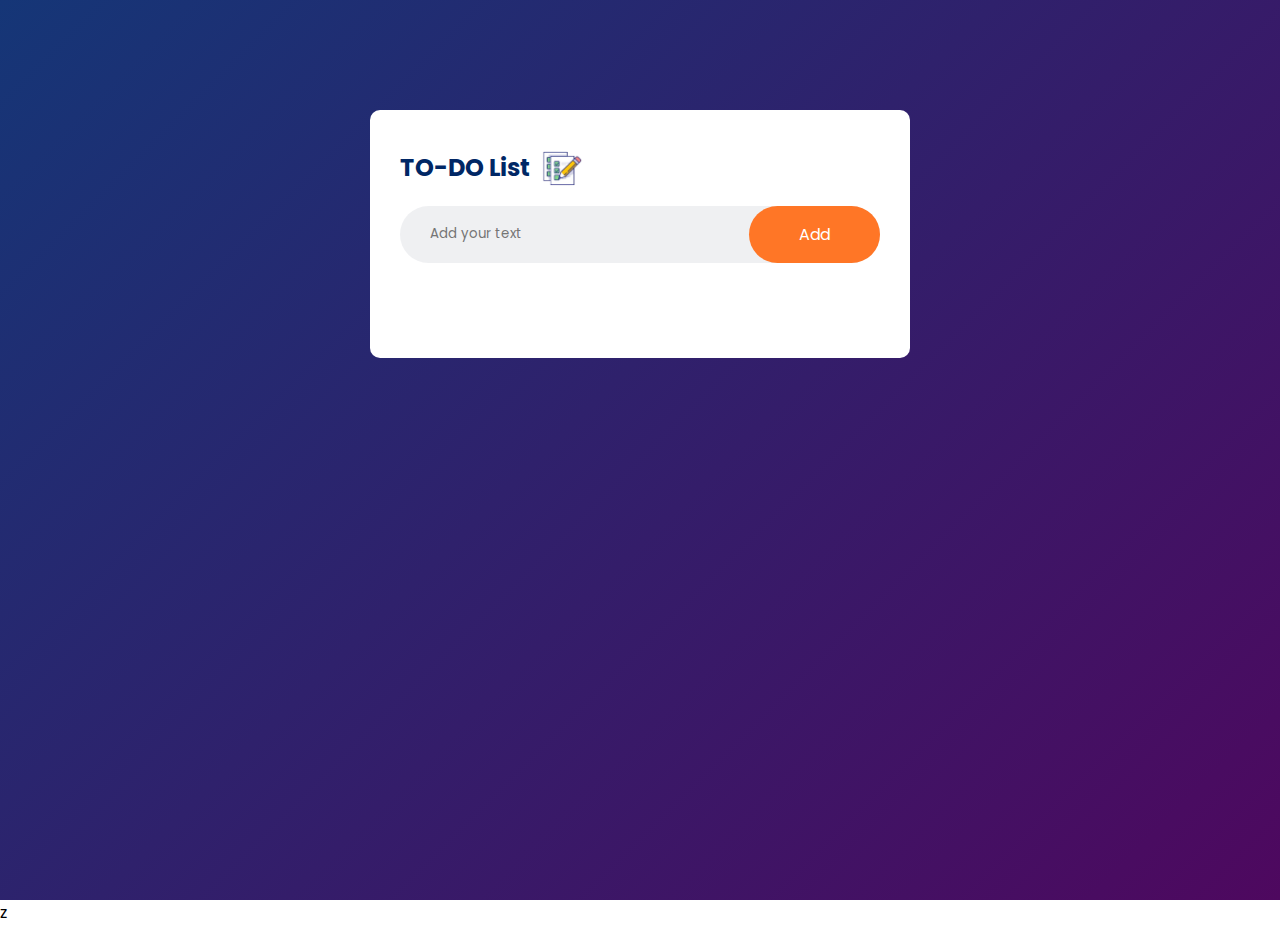
<file: TODOLIST/index.html>
<!DOCTYPE html>
<html lang="en">
<head>
    <meta charset="UTF-8">
    <meta name="viewport" content="width=device-width, initial-scale=1.0">
    <title>to do list</title>
    <link rel="stylesheet" href="style.css">
    
</head>
<body>
    <div class="container">
    <div class="todo">
        <h2>TO-DO List  <img src="images/download-removebg-preview.png"></h2>
        <div class="row">
            <input type="text" id="input" placeholder="Add your text ">
            <button onclick="add()">Add</button>
        </div>
        <ul id="list-container">
            <!--<li class="checked">task 1</li>
            <li>task 2</li>
            <li>task 3</li> -->
        </ul>
    </div>
    </div>z
    <script src="script.js"></script>
</body>
</html>
</file>
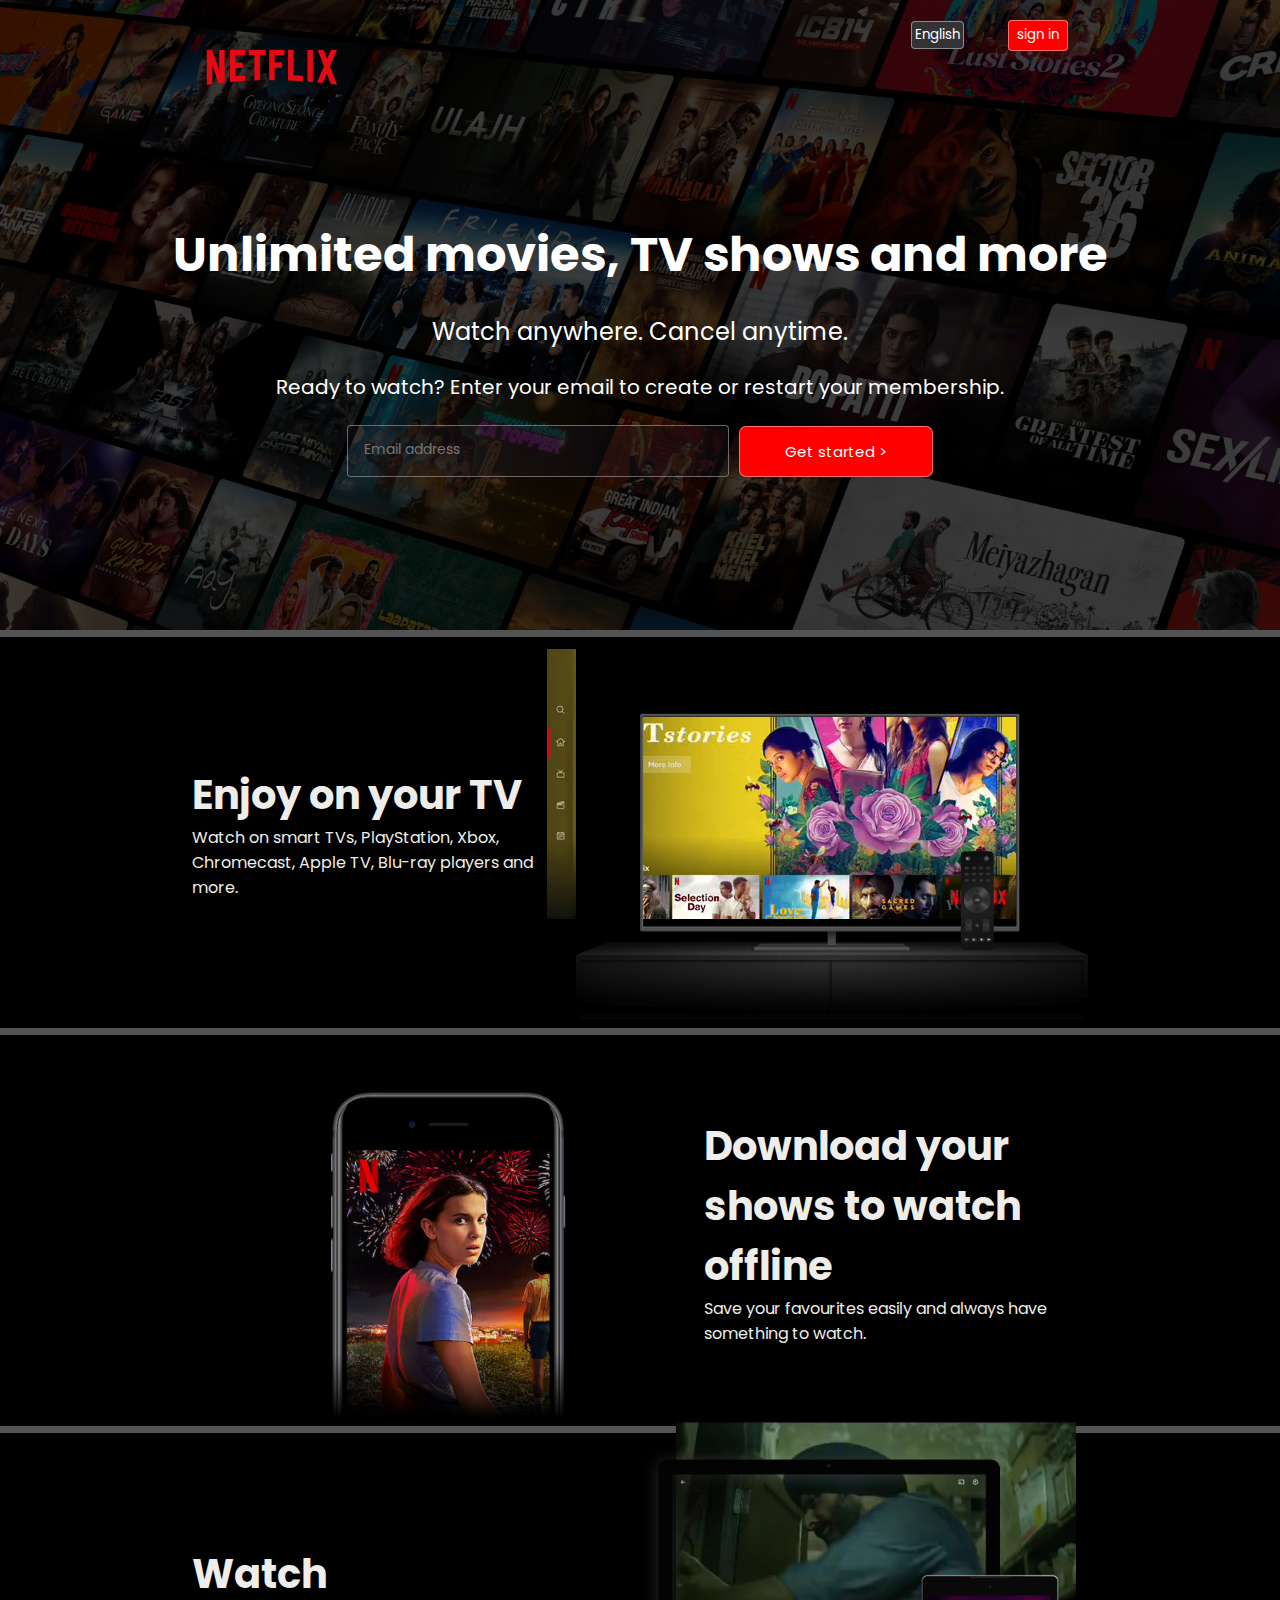
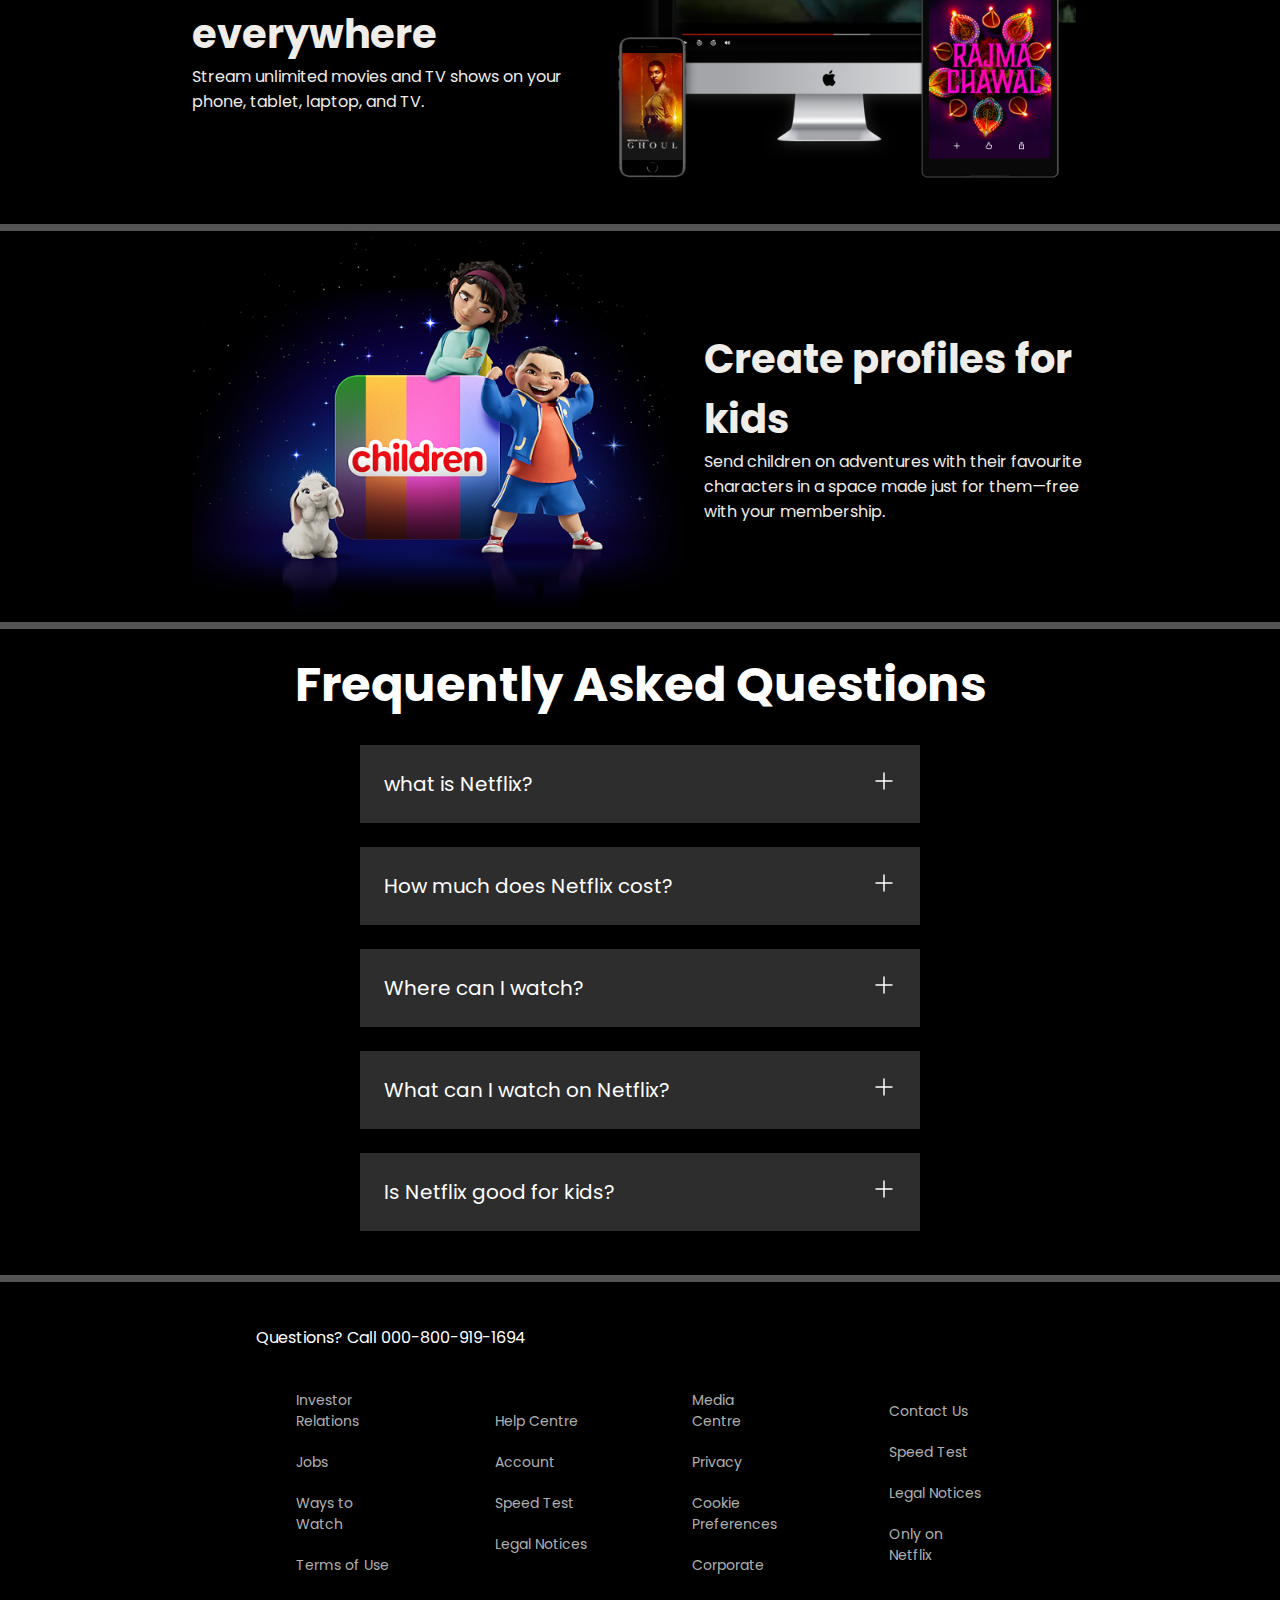
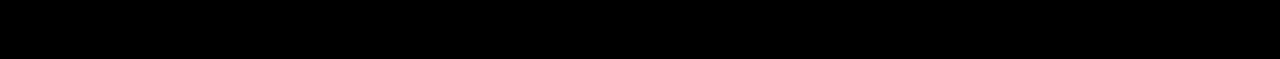
<file: Netflix/index/intex.html>
<!DOCTYPE html>
<html lang="en">

<head>

  <meta charset="UTF-8">
  <meta name="viewport" content="width=device-width, initial-scale=1.0">
  <title>Netflix India – Watch TV Shows Online, Watch Movies Online</title>
  <link rel="stylesheet" href="style.css">

</head>

<body>
  <div class="main">
    <nav>
      <span> <img src="..\img\pngegg.png"> </span>
      <div>
        <button class="btn">English</button>
        <button class="btn  btn-red-sn">sign in</button>

      </div>
    </nav>
    <div class="box">
    </div>
    <div class="hero">

      <span> Unlimited movies, TV shows and more</span>
      <span>Watch anywhere. Cancel anytime.</span>
      <span> Ready to watch? Enter your email to create or restart your membership.</span>
      <div class="hero-button">
        <input type="text" placeholder="Email address">
        <button class="btn  btn-red">Get started &gt;</button>
      </div>

    </div>
    <div class="sepration"></div>
    <section class="first">
      <div>
        <div>Enjoy on your TV</div>
        <div> Watch on smart TVs, PlayStation, Xbox, Chromecast, Apple TV, Blu-ray players and more.</div>
      </div>
      <div class="secimg">
        <img src="..\img\tv.png">
        <video src="..\img\video-tv-in-0819.m4v" autoplay loop muted></video>
      </div>
    </section>

    <div class="sepration"></div>

    <section class="first second">
      <div class="secimg">
        <img src="..\img\mobile-0819.jpg">
      </div>
      <div>
        <div>Download your shows to watch offline</div>
        <div>Save your favourites easily and always have something to watch. </div>
      </div>
    </section>
    <div class="sepration"></div>

    <section class="first therd">
      <div>
        <div>Watch everywhere</div>
        <div>Stream unlimited movies and TV shows on your phone, tablet, laptop, and TV.</div>
      </div>
      <div class="secimg">
        <img class="therde-img" src="..\img\device-pile-in.png">
        <video class="therde" src="..\img\video-devices-in.m4v" autoplay loop muted></video>
      </div>
    </section>
    <div class="sepration"></div>

    <section class="first forth">
      <div class="secimg">
        <img
          src="..\img\child.png">
      </div>
      <div>
        <div>Create profiles for kids</div>
        <div>Send children on adventures with their favourite characters in a space made just for them—free with your
          membership.
        </div>
      </div>
    </section>
    <div class="sepration"></div>
      <section class="faq">
        <h2>Frequently Asked Questions</h2> 
          <div class="faq-box">
            <span>what is Netflix?</span>
            <svg xmlns="http://www.w3.org/2000/svg" width="24" height="24" viewBox="0 0 24 24" fill="none">
              <path d="M12 4V20" stroke="#000000" stroke-width="1.5" stroke-linecap="round" stroke-linejoin="round"/>
              <path d="M4 12H20" stroke="#000000" stroke-width="1.5" stroke-linecap="round" stroke-linejoin="round"/>
              </svg>
          </div>
          <div class="faq-box">
            <span>How much does Netflix cost?</span>
            <svg xmlns="http://www.w3.org/2000/svg" width="24" height="24" viewBox="0 0 24 24" fill="none">
              <path d="M12 4V20" stroke="#000000" stroke-width="1.5" stroke-linecap="round" stroke-linejoin="round"/>
              <path d="M4 12H20" stroke="#000000" stroke-width="1.5" stroke-linecap="round" stroke-linejoin="round"/>
              </svg>
          </div>
          <div class="faq-box">
            <span>Where can I watch?</span>
            <svg xmlns="http://www.w3.org/2000/svg" width="24" height="24" viewBox="0 0 24 24" fill="none">
              <path d="M12 4V20" stroke="#000000" stroke-width="1.5" stroke-linecap="round" stroke-linejoin="round"/>
              <path d="M4 12H20" stroke="#000000" stroke-width="1.5" stroke-linecap="round" stroke-linejoin="round"/>
              </svg>
          </div>
         
          <div class="faq-box">
            <span>What can I watch on Netflix?</span>
            <svg xmlns="http://www.w3.org/2000/svg" width="24" height="24" viewBox="0 0 24 24" fill="none">
              <path d="M12 4V20" stroke="#000000" stroke-width="1.5" stroke-linecap="round" stroke-linejoin="round"/>
              <path d="M4 12H20" stroke="#000000" stroke-width="1.5" stroke-linecap="round" stroke-linejoin="round"/>
              </svg>
          </div>
          <div class="faq-box">
            <span>Is Netflix good for kids?</span>
            <svg xmlns="http://www.w3.org/2000/svg" width="24" height="24" viewBox="0 0 24 24" fill="white">
              <path d="M12 4V20" stroke="#000000" stroke-width="1.5" stroke-linecap="round" stroke-linejoin="round"/>
              <path d="M4 12H20" stroke="#000000" stroke-width="1.5" stroke-linecap="round" stroke-linejoin="round"/>
              </svg>
          </div>
      </section>
      <div class="sepration"></div>
      <footer>
        <div class="  "> Questions? Call 000-800-919-1694</div>
        <div class="footer">
          <div class="footer-item"> 
            <a href="faq">Investor Relations</a>
            <a href="faq">Jobs</a>
            <a href="faq">Ways to Watch</a>
            <a href="faq">Terms of Use</a>
        </div>

        <div class="footer-item"> 
            <a href="faq">Help Centre</a>
            <a href="faq">Account</a>
            <a href="faq">Speed Test</a>
            <a href="faq">Legal Notices</a>
        </div>
        <div class="footer-item">
            <a href="faq">Media Centre</a>
            <a href="faq">Privacy</a>
            <a href="faq">Cookie Preferences</a> 
            <a href="faq">Corporate</a>
        </div>

        <div class="footer-item">
            <a href="faq">Contact Us</a>
            <a href="faq">Speed Test</a> 
            <a href="faq">Legal Notices</a> 
            <a href="faq">Only on Netflix</a>
        </div>
      </div>
      </footer>
    </main>


</body>

</html>
</file>
<file: TODOLIST/style.css>
@import url('https://fonts.googleapis.com/css2?family=Poppins:wght@300&display=swap');
*{
    margin: 0;
    padding: 0;
    font-family: 'Poppins', sans-serif;
    box-sizing: border-box;
}
.container{
    width: 100%;
    min-height:100vh;
    background: linear-gradient(135deg, #153677,#4e085f);
    padding: 10px;
}
.todo{
    width: 100%;
    max-width: 540px;
    background-color: white;
    margin: 100px auto 20px;
    padding: 40px 30px 70px;
    border-radius:10px;
  
   
}
.todo h2{
   color:#002765 ;
   display: flex;
   align-items: center;
   margin-bottom:20px ;
}
.todo h2 img{
     width: 44px;
     margin-left: 10px;
}
.row{
    display: flex;
    align-items:center;
    justify-content:space-between;
    background:#edeef0e5;
    border-radius: 30px;
    padding-left: 20px;
    margin-bottom: 25px;
}
 input{
    flex: 1;
     border:none;
     outline: none;
     background: transparent;
      padding: 10px;
} 
button{
    border: none;
    outline: none;
    padding: 16px 50px;
    background:#ff7626;
    color:#fff;
    font-size: 16px;
    cursor: pointer;
    border-radius: 40px;
}
button:hover{
    background-color: #ff640b;
    border: 2px solid white;
    transition: all 1s ease-out;
}
ul li{
    list-style: none;
    font-size: 17px;
    padding: 12px 8px 12px 50px;
    user-select: none;
    cursor: pointer;
    user-select: none;
    position: relative;

}
ul li::before{
    content: '';
    position: absolute;
    height: 28px;
    width: 28px;
    border-radius: 50%;
    background-image: url("images/download.png");
    background-size: cover;
    background-position: center;
     top: 12px;
    left: 8px; 
}
ul li.checked{
    color: #555;
    text-decoration: line-through;
}
ul li.checked::before{
    background-image: url("images/download.jpg");
    background-size: 28px;
}
ul li span{
    position: absolute;
    right: 0px;
    top: 5px;
    width: 40px;
    height:40px;
    font-size: 22px;
    color:#555;
    line-height: 40px;
    text-align: center;
    border-radius: 50%;
}
ul li span:hover{
    background-color: #edeef0e5;
}
</file>
<file: Netflix/index/style.css>
@import url('https://fonts.googleapis.com/css2?family=Martel+Sans:wght@200;300;400;600;700;800;900&family=Poppins:ital,wght@0,100;0,200;0,300;0,400;0,500;0,600;0,700;0,800;0,900;1,100;1,200;1,300;1,400;1,500;1,600;1,700;1,800;1,900&display=swap');

* {
    margin: 0;
    padding: 0;
    font-family: "Poppins", sans-serif;
}

body {
    background-color: black;
}

.main {
    background-image: url("../img/main_bg.jpg");
    height: 70vh;
    position: relative;
    background-position: center center;
    background-repeat: no-repeat;
    background-size: max(1200px, 100vw);
}

.main .box {
    height: 70vh;
    width: 100%;
    opacity: 0.69;
    background-color: black;
    position: absolute;
    top: 0;
}

nav {
    display: flex;
    justify-content: center;
    justify-content: space-between;
    max-width: 70vw;
    margin: auto;
    height: 66px;
}

nav img {
    width: 160px;
    position: relative;
    z-index: 8;
    margin-top: 20px;
}

nav button,
.btn-lag {
    position: relative;
    z-index: 10;
    margin: 20px;
}
.sv{
    display: flex;
    flex-direction: row;
    align-items: center;
}
.sv svg {
    filter:invert(1);
    position: static;
    z-index: 10;
}

.hero {
    height: calc(100% - 66px);
    display: flex;
    align-items: center;
    flex-direction: column;
    justify-content: center;
    color: white;
    position: relative;
    font-family: "Martel Sans", sans-serif;
    gap: 23px;
    padding: 0px 30px;
}

.hero>:nth-child(1) {
    font-weight: bolder;
    font-size: 48px;
    text-align: center;
}

.hero>:nth-child(2) {
    font-weight: 400;
    font-size: 24px;
    text-align: center;
}

.hero> :nth-child(3) {
    font-weight: 400;
    font-size: 20px;
    text-align: center;
}

.sepration {
    height: 7px;
    background-color: rgb(83, 83, 83);
}

.btn {
    padding: 3px;
    font-weight: 400;
    background-color:#333235;
    color: white;
    border-radius: 4px;
    border: 1px solid rgba(255, 255, 255, 0.432);
    cursor: pointer;
    z-index: 10;
}

.btn-red {
    background-color: red;
    color: white;
    padding: 13px 45px;
    font-size: 15px;
    border-radius: 7px;
    font-weight: 400;

}

.main input {
    color: white;
    padding: 13px 93px 16px 16px;
    font-size: 14px;
    border-radius: 4px;
    font-weight: 400;
    background-color: #27202c42;
    border: 1px solid #a69d9da1;
}

.hero-button {
    display: flex;
    justify-content: center;
    align-items: center;
    gap: 10px;
}

.btn-red-sn {
    background-color: red;
    color: white;
    padding:4px 8px 5px 8px;
}

.first {
    display: flex;
    justify-content: center;
    max-width: 70vw;
    margin: auto;
    color: rgb(239, 237, 233);
    align-items: center;
}

.secimg {
    position: relative;
}

.secimg img {
    width: 40vw;
    position: relative;
    z-index: 10;

}

.secimg video {
    position: absolute;
    bottom: 109px;
    right: 61px;
}

.first>div :first-child {
    font-size: 40px;
    font-weight: bolder;
}

.first>div :nth-child() {
    font-size: 25px;
    font-weight: bolder;
}

.therde {
    margin-bottom: 80px;
    left: 100px;
    position: absolute;
    width: 400px;
}
.faq h2{
    text-align: center;
    font-size: 48px;
    
}
.faq{
    color:white;
    background-color:black;
    padding:  20px 34px;
}
.faq-box:hover {
    background-color: rgb(65,65,65);
    transition: all 0.8s ease-out;
    cursor:pointer;

}
.faq-box svg{
    filter:invert(1);
}
.faq-box {
    display: flex;
    background-color:#2d2d2d;
    padding:  24px;
    max-width: 40vw;
    margin:24px  auto;
    font-size: 20px;
    justify-content: space-between;
}
footer{
    color: white;
    max-width: 60vw;
    margin: auto;
    padding: 43px;
}
.footer a{
    
    color: rgba(255,255,255,0.7);
    font-size: 14px;
}
.footer{
    display: grid;
    grid-template-columns:1fr 1fr 1fr 1fr ;
    gap:23px;
}
.footer-item{
    display: flex;
    flex-direction: column;
    color: rgba(255,255,255,0.7);
    padding: 30px;
    margin: auto;
}
.Questions{
    padding: 30px 0px;
}
.final-line{
    text-align: center;
    font-size: 20px;
    padding: 20px;
}
.footer-item a{
     color: rgba(255,255,255,0.7);
    padding: 10px;
    text-decoration: none;
}
.final-input{
    margin-bottom: 25px;
}
.final-link{
    color: rgba(255,255,255,0.7);
    margin-left: 40px;
}
.final-link a{
    color: rgba(255,255,255,0.7);
    
}
.btn-lag{
    color:white;
    background-color:#0606060a;
    padding: 4px 0px 4px 25px;
}
.black{
    color: black;
}
</file>
